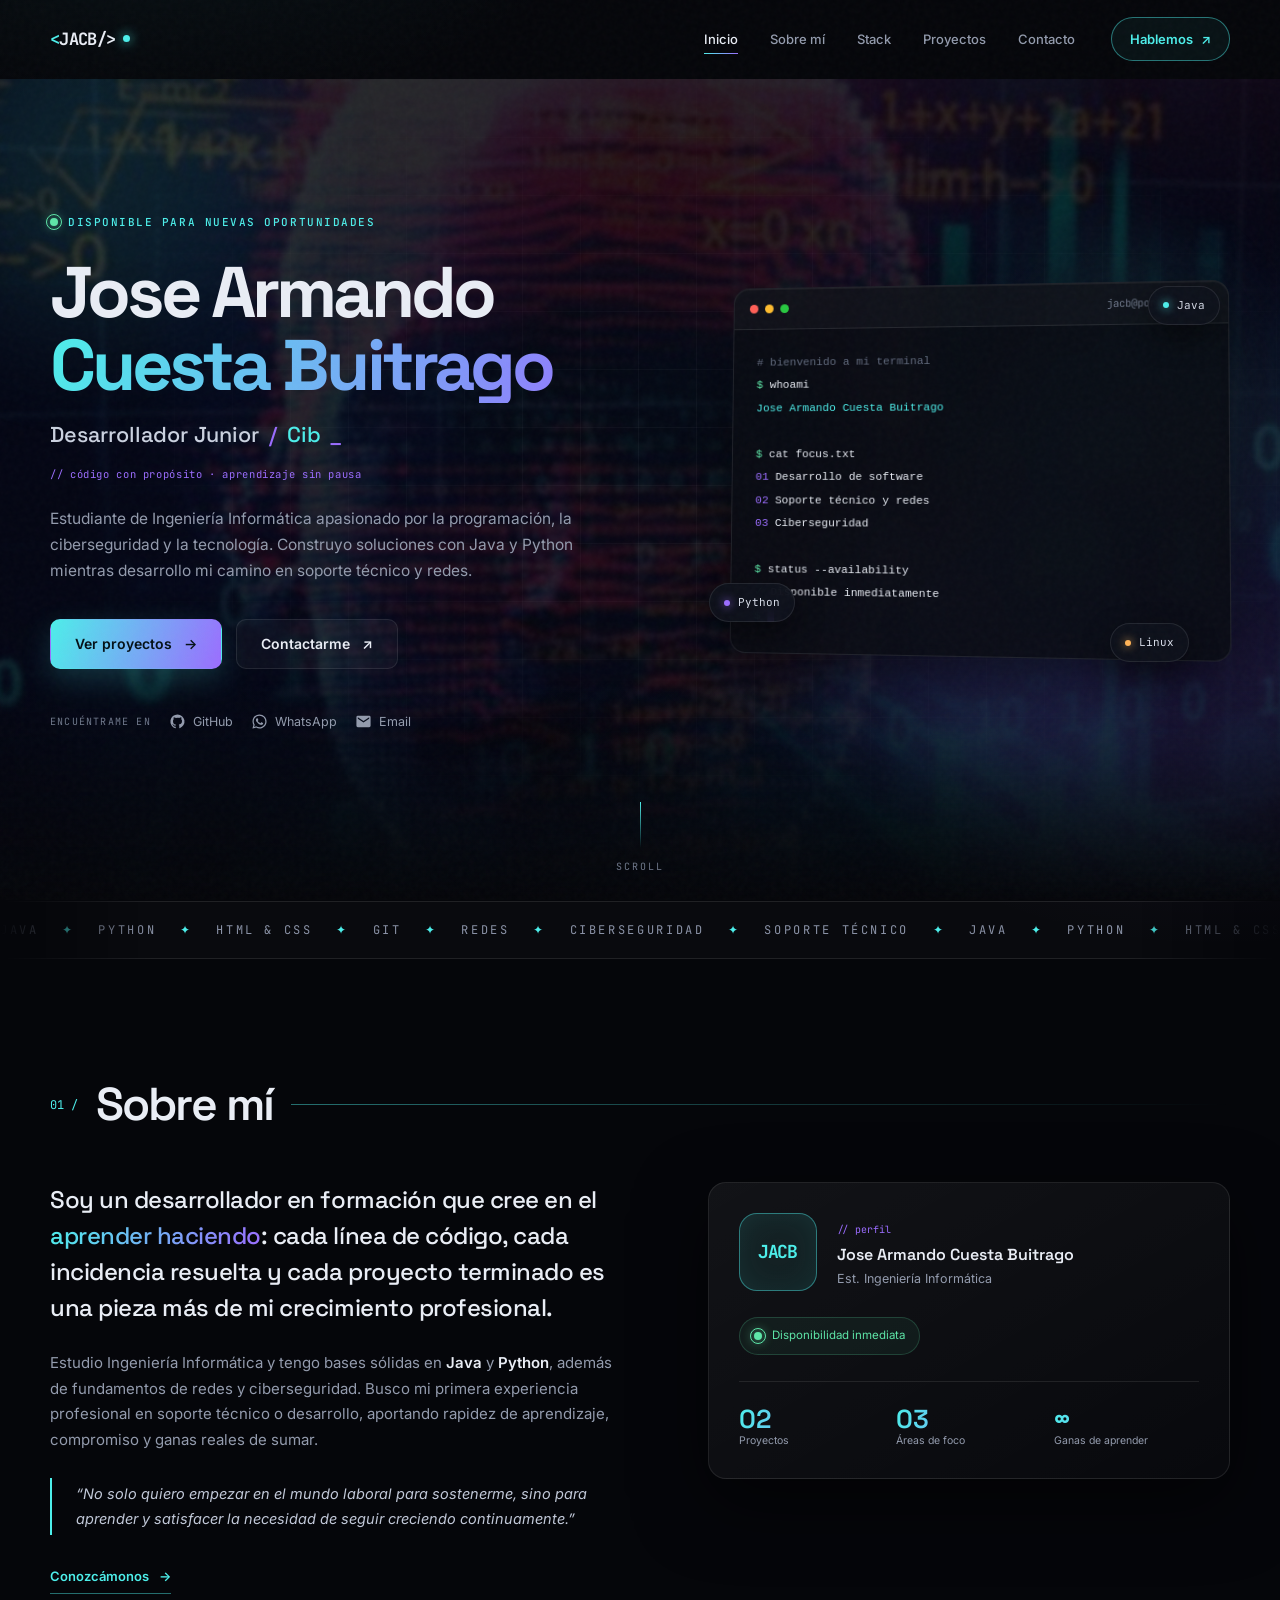
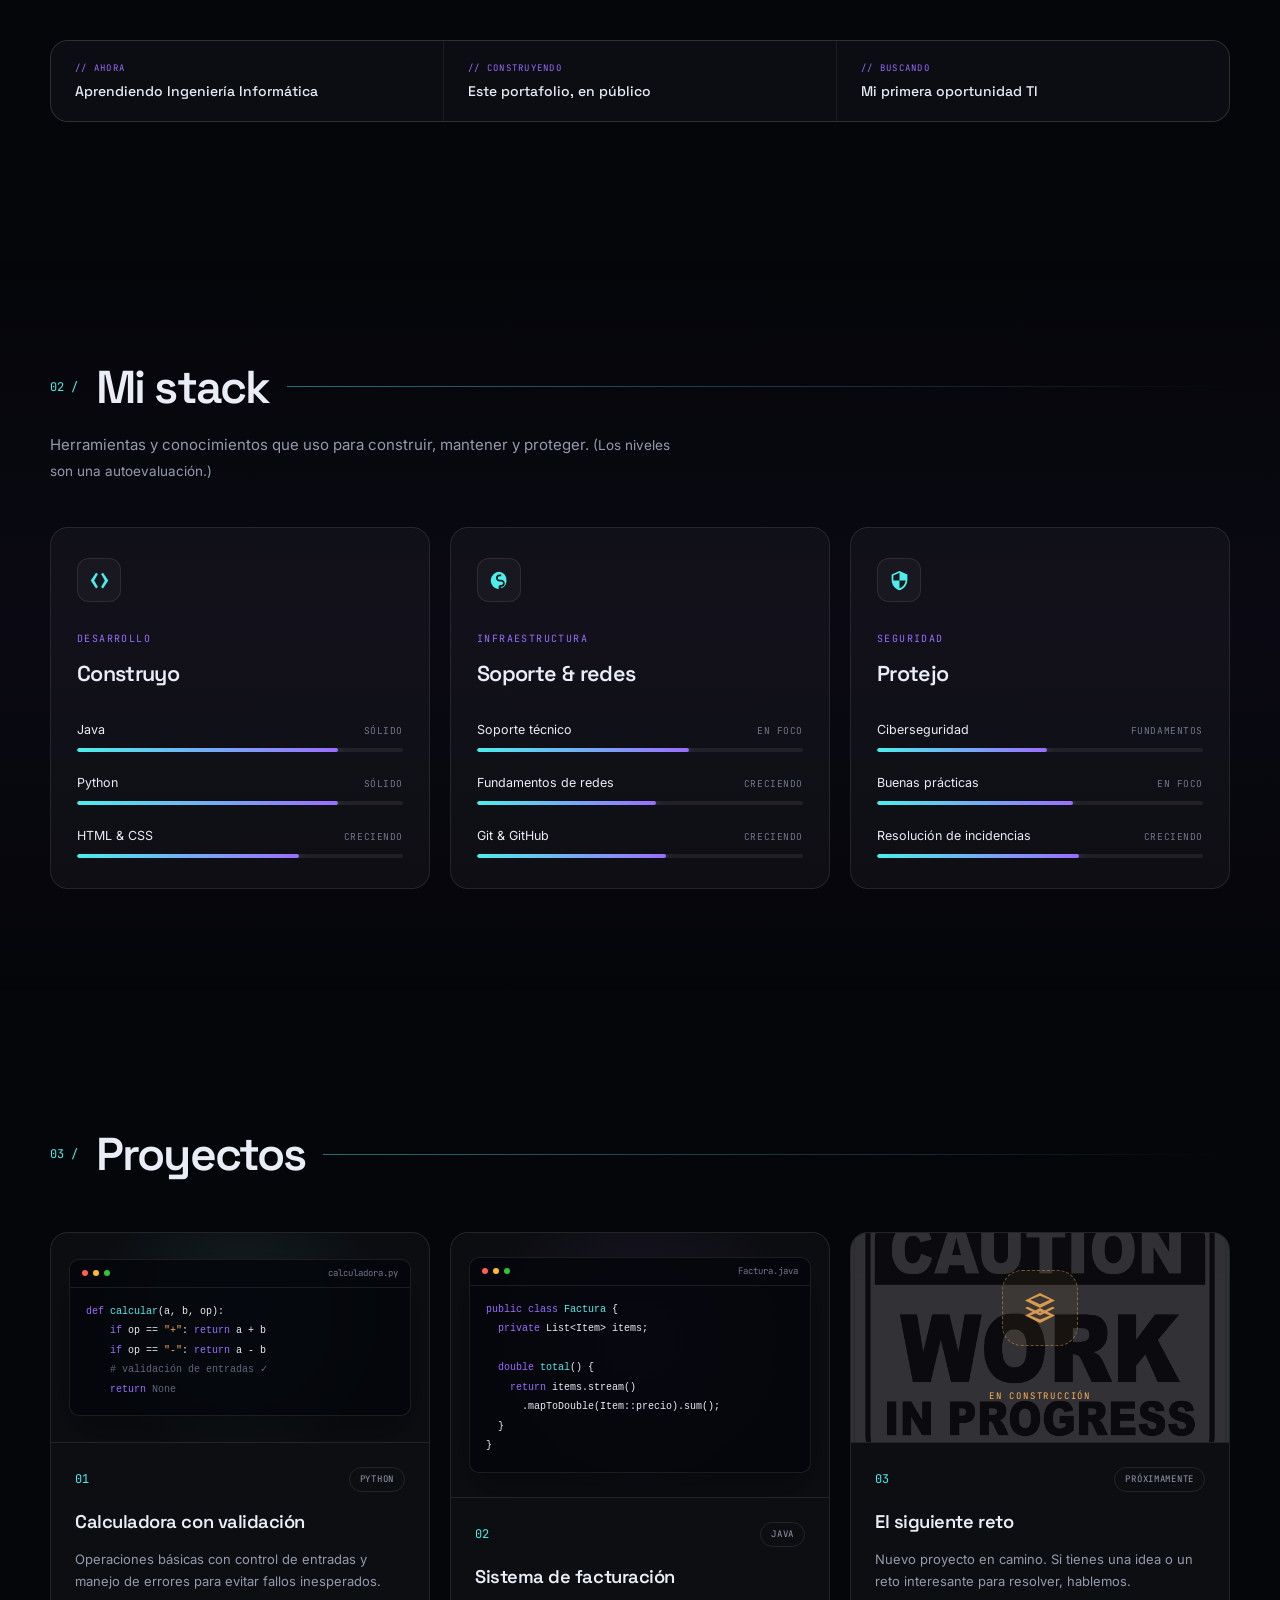
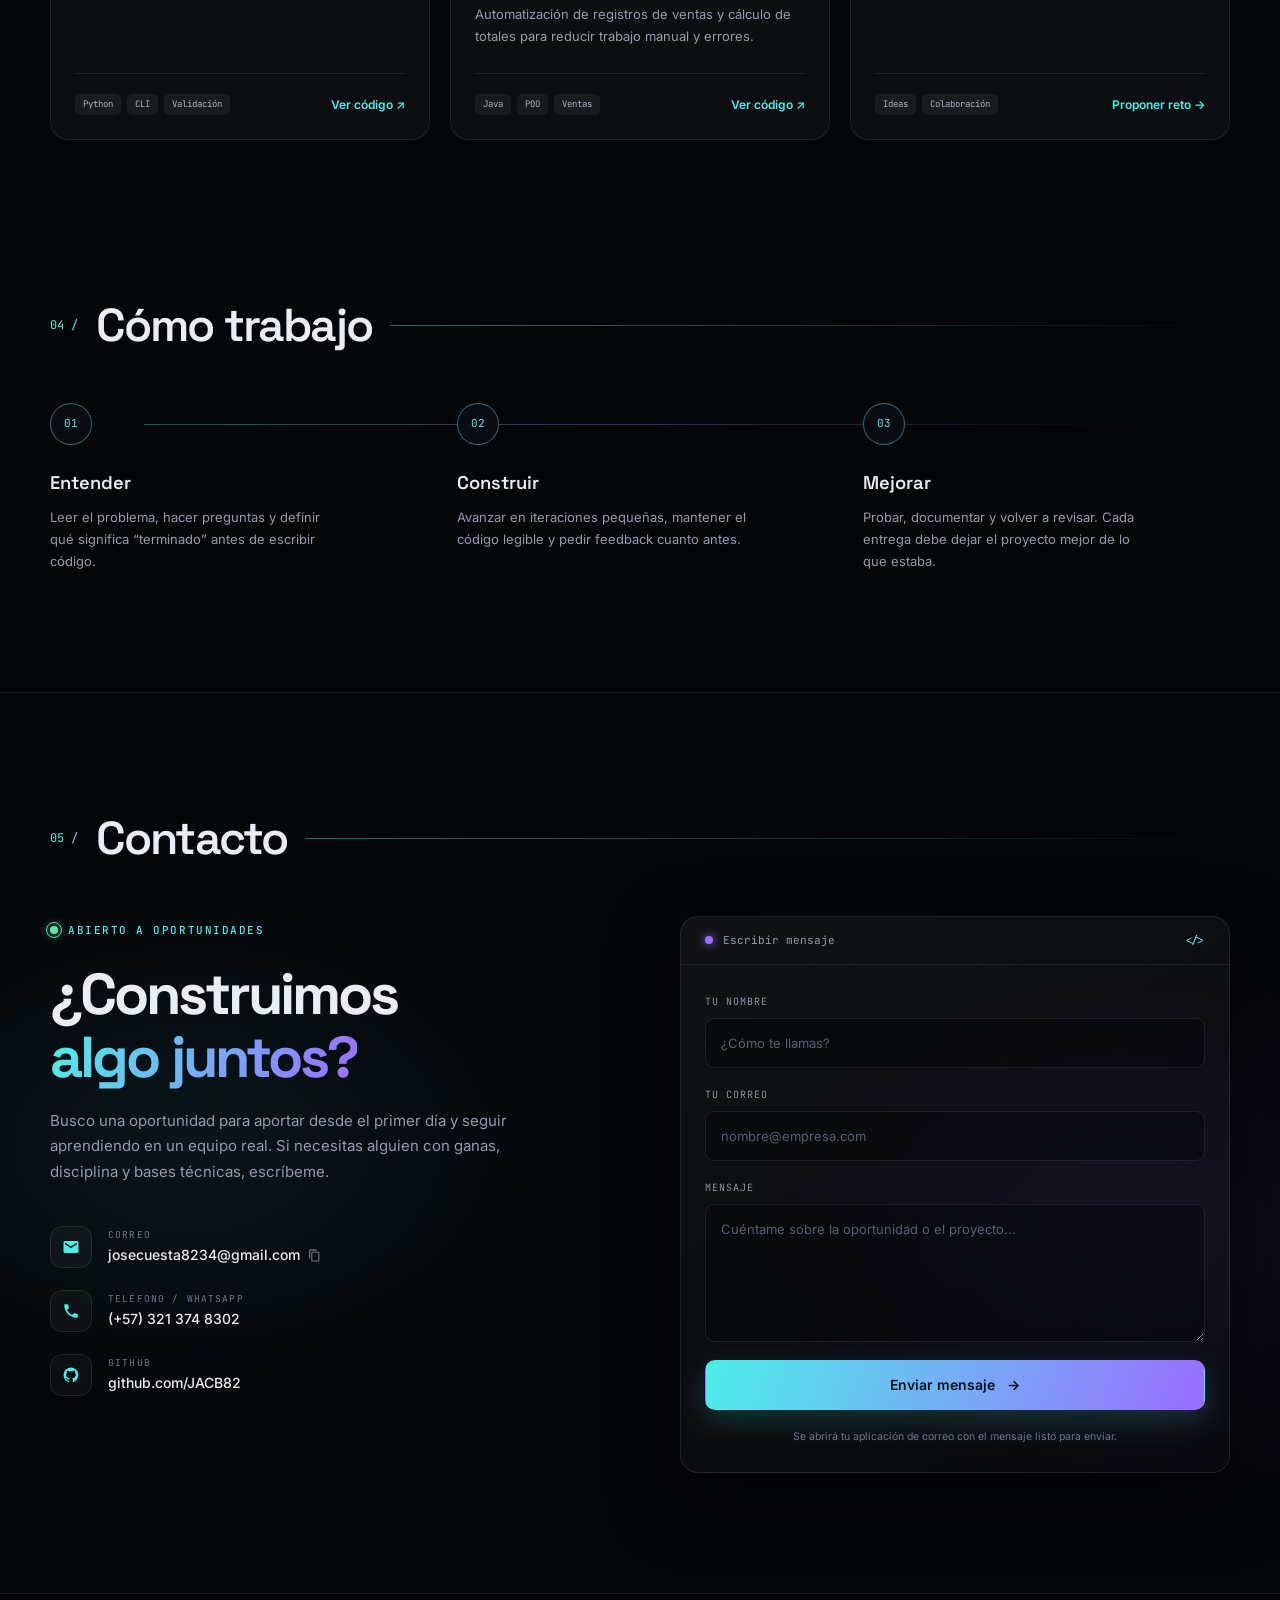
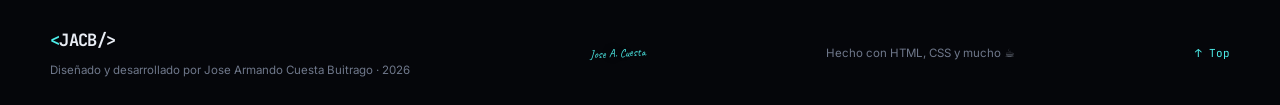
<file: index.html>
<!DOCTYPE html>
<html lang="es">
<head>
    <meta charset="UTF-8">
    <meta name="viewport" content="width=device-width, initial-scale=1, viewport-fit=cover">
    <meta name="theme-color" content="#05060a">
    <meta name="description" content="Portafolio de Jose Armando Cuesta Buitrago, estudiante de Ingeniería Informática y desarrollador junior. Java, Python, soporte técnico y ciberseguridad. Disponibilidad inmediata.">
    <title>Jose Armando Cuesta Buitrago — Desarrollador Junior</title>

    <link rel="icon" href="data:image/svg+xml,%3Csvg xmlns='http://www.w3.org/2000/svg' viewBox='0 0 64 64'%3E%3Crect width='64' height='64' rx='14' fill='%2305060a'/%3E%3Ctext x='50%25' y='55%25' text-anchor='middle' dominant-baseline='middle' font-family='Arial' font-size='32' font-weight='700' fill='%234deeea'%3EJ%3C/text%3E%3C/svg%3E">

    <link rel="preconnect" href="https://fonts.googleapis.com">
    <link rel="preconnect" href="https://fonts.gstatic.com" crossorigin>
    <link href="https://fonts.googleapis.com/css2?family=Caveat:wght@600&family=Inter:wght@400;500;600&family=JetBrains+Mono:wght@400;500;700&family=Space+Grotesk:wght@400;500;600;700&display=swap" rel="stylesheet">

    <link rel="stylesheet" href="styles.css">
    <noscript><style>.reveal{opacity:1!important;transform:none!important}.skill-fill{transform:scaleX(1)!important}</style></noscript>
</head>
<body>
    <div class="noise" aria-hidden="true"></div>
    <div class="cursor-glow" id="cursorGlow" aria-hidden="true"></div>
    <div class="scroll-progress" id="scrollProgress" aria-hidden="true"></div>
    <a class="skip-link" href="#main">Saltar al contenido</a>

    <!-- ============ HEADER ============ -->
    <header class="site-header" id="top">
        <nav class="nav container" aria-label="Navegación principal">
            <a href="#inicio" class="brand" aria-label="Ir al inicio">
                <span class="brand-mark">&lt;JACB/&gt;</span>
                <span class="brand-dot" aria-hidden="true"></span>
            </a>

            <ul class="nav-links" id="navLinks">
                <li><a href="#inicio" class="active">Inicio</a></li>
                <li><a href="#sobre-mi">Sobre mí</a></li>
                <li><a href="#stack">Stack</a></li>
                <li><a href="#proyectos">Proyectos</a></li>
                <li><a href="#contacto">Contacto</a></li>
            </ul>

            <a class="nav-cta" href="#contacto">Hablemos <span aria-hidden="true">↗</span></a>
        </nav>
    </header>

    <main id="main">
        <!-- ============ HERO ============ -->
        <section class="hero" id="inicio">
            <div class="hero-bg" aria-hidden="true">
                <span class="aurora aurora-a"></span>
                <span class="aurora aurora-b"></span>
            </div>

            <div class="container hero-grid">
                <div class="hero-copy">
                    <p class="eyebrow reveal" style="--delay:.05s">
                        <span class="pulse" aria-hidden="true"></span>
                        Disponible para nuevas oportunidades
                    </p>

                    <h1 class="hero-title reveal" style="--delay:.12s">
                        <span class="line">Jose Armando</span>
                        <span class="line gradient-text">Cuesta Buitrago</span>
                    </h1>

                    <p class="hero-role reveal" style="--delay:.2s">
                        Desarrollador Junior <span class="sep">/</span>
                        <span class="typed" id="typed">Soporte Técnico</span><span class="caret" aria-hidden="true">_</span>
                    </p>

                    <p class="hero-tagline reveal" style="--delay:.24s">// código con propósito · aprendizaje sin pausa</p>

                    <p class="hero-desc reveal" style="--delay:.3s">
                        Estudiante de Ingeniería Informática apasionado por la programación,
                        la ciberseguridad y la tecnología. Construyo soluciones con Java y Python
                        mientras desarrollo mi camino en soporte técnico y redes.
                    </p>

                    <div class="hero-actions reveal" style="--delay:.36s">
                        <a class="btn btn-primary" href="#proyectos">
                            Ver proyectos <span aria-hidden="true">→</span>
                        </a>
                        <a class="btn btn-ghost" href="#contacto">
                            Contactarme <span aria-hidden="true">↗</span>
                        </a>
                    </div>

                    <div class="hero-social reveal" style="--delay:.44s">
                        <span class="social-label">Encuéntrame en</span>
                        <a href="https://github.com/JACB82" target="_blank" rel="noopener noreferrer" aria-label="GitHub de JACB82">
                            <svg viewBox="0 0 24 24" aria-hidden="true"><path d="M12 2a10 10 0 0 0-3.16 19.49c.5.09.68-.22.68-.48v-1.7c-2.78.6-3.37-1.34-3.37-1.34-.45-1.16-1.11-1.47-1.11-1.47-.91-.62.07-.6.07-.6 1 .07 1.53 1.03 1.53 1.03.89 1.53 2.34 1.09 2.91.83.09-.65.35-1.09.63-1.34-2.22-.25-4.55-1.11-4.55-4.94 0-1.09.39-1.98 1.03-2.68-.1-.25-.45-1.27.1-2.64 0 0 .84-.27 2.75 1.02A9.6 9.6 0 0 1 12 6.8c.85 0 1.71.11 2.51.34 1.91-1.29 2.75-1.02 2.75-1.02.55 1.37.2 2.39.1 2.64.64.7 1.03 1.59 1.03 2.68 0 3.84-2.34 4.68-4.57 4.93.36.31.68.92.68 1.85v2.74c0 .27.18.58.69.48A10 10 0 0 0 12 2Z"/></svg>
                            GitHub
                        </a>
                        <a href="https://wa.me/573213748302" target="_blank" rel="noopener noreferrer" aria-label="Escribir por WhatsApp">
                            <svg viewBox="0 0 24 24" aria-hidden="true"><path d="M12.04 2C6.58 2 2.13 6.45 2.13 11.91c0 1.75.46 3.45 1.32 4.95L2 22l5.25-1.38a9.9 9.9 0 0 0 4.79 1.22h.01c5.46 0 9.91-4.45 9.91-9.91C21.96 6.45 17.5 2 12.04 2Zm0 18.12h-.01a8.2 8.2 0 0 1-4.18-1.15l-.3-.18-3.12.82.83-3.04-.2-.31a8.18 8.18 0 0 1-1.26-4.35c0-4.52 3.68-8.2 8.2-8.2a8.2 8.2 0 0 1 8.2 8.2c0 4.52-3.68 8.21-8.16 8.21Zm4.5-6.14c-.25-.13-1.46-.72-1.68-.8-.23-.08-.39-.13-.56.13-.16.25-.64.8-.79.96-.14.16-.29.18-.54.06-.25-.13-1.05-.39-2-1.23a7.5 7.5 0 0 1-1.38-1.72c-.14-.25-.01-.38.11-.5.11-.11.25-.29.37-.43.13-.14.17-.25.25-.42.08-.16.04-.31-.02-.44-.06-.12-.56-1.34-.76-1.84-.2-.48-.4-.42-.56-.43h-.48c-.17 0-.44.06-.67.31-.23.25-.88.86-.88 2.1s.9 2.43 1.03 2.6c.12.16 1.77 2.7 4.29 3.79.6.26 1.07.41 1.43.53.6.19 1.15.16 1.58.1.48-.07 1.46-.6 1.66-1.17.21-.58.21-1.07.15-1.17-.06-.11-.23-.17-.48-.3Z"/></svg>
                            WhatsApp
                        </a>
                        <a href="mailto:josecuesta8234@gmail.com" aria-label="Enviar correo">
                            <svg viewBox="0 0 24 24" aria-hidden="true"><path d="M20 4H4a2 2 0 0 0-2 2v12a2 2 0 0 0 2 2h16a2 2 0 0 0 2-2V6a2 2 0 0 0-2-2Zm0 4.2-8 5.3-8-5.3V6l8 5.3L20 6v2.2Z"/></svg>
                            Email
                        </a>
                    </div>
                </div>

                <div class="hero-visual reveal" style="--delay:.3s">
                    <div class="orbit" aria-hidden="true"></div>

                    <div class="holo-badge" aria-hidden="true">
                        <span class="holo-ring"></span>
                        <span class="holo-core">JACB</span>
                        <span class="holo-caption">// OPEN TO WORK</span>
                    </div>

                    <div class="terminal">
                        <div class="terminal-bar">
                            <span class="dot red"></span>
                            <span class="dot yellow"></span>
                            <span class="dot green"></span>
                            <span class="terminal-title">jacb@portfolio: ~</span>
                        </div>
                        <div class="terminal-body">
<pre><code><span class="c-muted"># bienvenido a mi terminal</span>
<span class="c-green">$</span> whoami
<span class="c-cyan">Jose Armando Cuesta Buitrago</span>

<span class="c-green">$</span> cat focus.txt
<span class="c-purple">01</span> Desarrollo de software
<span class="c-purple">02</span> Soporte técnico y redes
<span class="c-purple">03</span> Ciberseguridad

<span class="c-green">$</span> status --availability
<span class="c-green">✓</span> Disponible inmediatamente
<span class="c-green">$</span> <span class="caret">▊</span></code></pre>
                        </div>
                    </div>

                    <span class="float-chip chip-1"><i></i> Java</span>
                    <span class="float-chip chip-2"><i></i> Python</span>
                    <span class="float-chip chip-3"><i></i> Linux</span>
                </div>
            </div>

            <a class="scroll-hint" href="#sobre-mi" aria-label="Desplazarse a la sección sobre mí">
                <span class="scroll-line" aria-hidden="true"></span>
                Scroll
            </a>
        </section>

        <!-- ============ MARQUEE ============ -->
        <div class="marquee" aria-hidden="true">
            <div class="marquee-track">
                <span>JAVA <b>✦</b> PYTHON <b>✦</b> HTML &amp; CSS <b>✦</b> GIT <b>✦</b> REDES <b>✦</b> CIBERSEGURIDAD <b>✦</b> SOPORTE TÉCNICO <b>✦</b>&nbsp;</span>
                <span>JAVA <b>✦</b> PYTHON <b>✦</b> HTML &amp; CSS <b>✦</b> GIT <b>✦</b> REDES <b>✦</b> CIBERSEGURIDAD <b>✦</b> SOPORTE TÉCNICO <b>✦</b>&nbsp;</span>
            </div>
        </div>

        <!-- ============ SOBRE MÍ ============ -->
        <section class="section about" id="sobre-mi">
            <div class="container">
                <div class="section-head reveal">
                    <span class="section-index">01 /</span>
                    <h2>Sobre mí</h2>
                    <span class="section-line" aria-hidden="true"></span>
                </div>

                <div class="about-grid">
                    <div class="about-copy reveal" style="--delay:.1s">
                        <p class="lead">
                            Soy un desarrollador en formación que cree en el <span class="gradient-text">aprender haciendo</span>:
                            cada línea de código, cada incidencia resuelta y cada proyecto terminado
                            es una pieza más de mi crecimiento profesional.
                        </p>
                        <p>
                            Estudio Ingeniería Informática y tengo bases sólidas en <strong>Java</strong> y
                            <strong>Python</strong>, además de fundamentos de redes y ciberseguridad.
                            Busco mi primera experiencia profesional en soporte técnico o desarrollo,
                            aportando rapidez de aprendizaje, compromiso y ganas reales de sumar.
                        </p>
                        <blockquote>
                            “No solo quiero empezar en el mundo laboral para sostenerme, sino para aprender
                            y satisfacer la necesidad de seguir creciendo continuamente.”
                        </blockquote>
                        <a class="text-link" href="#contacto">Conozcámonos <span aria-hidden="true">→</span></a>
                    </div>

                    <div class="profile-card reveal" style="--delay:.2s">
                        <div class="profile-top">
                            <div class="monogram" aria-hidden="true">JACB</div>
                            <div>
                                <span class="profile-tag">// perfil</span>
                                <h3>Jose Armando Cuesta Buitrago</h3>
                                <p>Est. Ingeniería Informática</p>
                            </div>
                        </div>
                        <div class="profile-status">
                            <span class="pulse" aria-hidden="true"></span>
                            Disponibilidad inmediata
                        </div>
                        <div class="stats">
                            <div class="stat">
                                <strong>02</strong>
                                <span>Proyectos</span>
                            </div>
                            <div class="stat">
                                <strong>03</strong>
                                <span>Áreas de foco</span>
                            </div>
                            <div class="stat">
                                <strong>∞</strong>
                                <span>Ganas de aprender</span>
                            </div>
                        </div>
                    </div>
                </div>

                <div class="now-strip reveal" style="--delay:.15s">
                    <div class="now-item">
                        <span>// ahora</span>
                        <strong>Aprendiendo Ingeniería Informática</strong>
                    </div>
                    <div class="now-item">
                        <span>// construyendo</span>
                        <strong>Este portafolio, en público</strong>
                    </div>
                    <div class="now-item">
                        <span>// buscando</span>
                        <strong>Mi primera oportunidad TI</strong>
                    </div>
                </div>
            </div>
        </section>

        <!-- ============ STACK ============ -->
        <section class="section stack" id="stack">
            <div class="container">
                <div class="section-head reveal">
                    <span class="section-index">02 /</span>
                    <h2>Mi stack</h2>
                    <span class="section-line" aria-hidden="true"></span>
                </div>

                <p class="section-intro reveal">
                    Herramientas y conocimientos que uso para construir, mantener y proteger.
                    <span class="muted">(Los niveles son una autoevaluación.)</span>
                </p>

                <div class="skills-grid">
                    <article class="skill-card reveal" style="--delay:.05s">
                        <div class="skill-icon" aria-hidden="true">
                            <svg viewBox="0 0 24 24"><path d="m8 3-6 9 6 9 2.2-1.5L5.9 12l4.3-7.5L8 3Zm8 0-2.2 1.5L18.1 12l-4.3 7.5L16 21l6-9-6-9Z"/></svg>
                        </div>
                        <span class="skill-kicker">Desarrollo</span>
                        <h3>Construyo</h3>
                        <ul class="skill-list">
                            <li>
                                <div class="skill-meta"><span>Java</span><em>Sólido</em></div>
                                <div class="bar"><span class="skill-fill" style="--level:80%"></span></div>
                            </li>
                            <li>
                                <div class="skill-meta"><span>Python</span><em>Sólido</em></div>
                                <div class="bar"><span class="skill-fill" style="--level:80%"></span></div>
                            </li>
                            <li>
                                <div class="skill-meta"><span>HTML &amp; CSS</span><em>Creciendo</em></div>
                                <div class="bar"><span class="skill-fill" style="--level:68%"></span></div>
                            </li>
                        </ul>
                    </article>

                    <article class="skill-card reveal" style="--delay:.15s">
                        <div class="skill-icon" aria-hidden="true">
                            <svg viewBox="0 0 24 24"><path d="M12 2a10 10 0 0 0-1 19.95V19c0-1.1.9-2 2-2h1c1.1 0 2-.9 2-2s-.9-2-2-2h-2c-2.2 0-4-1.8-4-4a4 4 0 0 1 4-4h2v2h-2a2 2 0 0 0 0 4h2c2.2 0 4 1.8 4 4a4 4 0 0 1-4 4v1.95A10 10 0 0 0 12 2Z"/></svg>
                        </div>
                        <span class="skill-kicker">Infraestructura</span>
                        <h3>Soporte &amp; redes</h3>
                        <ul class="skill-list">
                            <li>
                                <div class="skill-meta"><span>Soporte técnico</span><em>En foco</em></div>
                                <div class="bar"><span class="skill-fill" style="--level:65%"></span></div>
                            </li>
                            <li>
                                <div class="skill-meta"><span>Fundamentos de redes</span><em>Creciendo</em></div>
                                <div class="bar"><span class="skill-fill" style="--level:55%"></span></div>
                            </li>
                            <li>
                                <div class="skill-meta"><span>Git &amp; GitHub</span><em>Creciendo</em></div>
                                <div class="bar"><span class="skill-fill" style="--level:58%"></span></div>
                            </li>
                        </ul>
                    </article>

                    <article class="skill-card reveal" style="--delay:.25s">
                        <div class="skill-icon" aria-hidden="true">
                            <svg viewBox="0 0 24 24"><path d="M12 1 3 5v6c0 5.55 3.84 10.74 9 12 5.16-1.26 9-6.45 9-12V5l-9-4Zm0 10.99h7c-.53 4.12-3.28 7.79-7 8.94V12H5V6.3l7-3.11v8.8Z"/></svg>
                        </div>
                        <span class="skill-kicker">Seguridad</span>
                        <h3>Protejo</h3>
                        <ul class="skill-list">
                            <li>
                                <div class="skill-meta"><span>Ciberseguridad</span><em>Fundamentos</em></div>
                                <div class="bar"><span class="skill-fill" style="--level:52%"></span></div>
                            </li>
                            <li>
                                <div class="skill-meta"><span>Buenas prácticas</span><em>En foco</em></div>
                                <div class="bar"><span class="skill-fill" style="--level:60%"></span></div>
                            </li>
                            <li>
                                <div class="skill-meta"><span>Resolución de incidencias</span><em>Creciendo</em></div>
                                <div class="bar"><span class="skill-fill" style="--level:62%"></span></div>
                            </li>
                        </ul>
                    </article>
                </div>
            </div>
        </section>

        <!-- ============ PROYECTOS ============ -->
        <section class="section projects" id="proyectos">
            <div class="container">
                <div class="section-head reveal">
                    <span class="section-index">03 /</span>
                    <h2>Proyectos</h2>
                    <span class="section-line" aria-hidden="true"></span>
                </div>

                <div class="projects-grid">
                    <article class="project-card reveal" style="--delay:.05s">
                        <div class="project-visual visual-python">
                            <div class="code-window">
                                <div class="code-dots"><i></i><i></i><i></i><span>calculadora.py</span></div>
<pre><code><span class="c-purple">def</span> <span class="c-cyan">calcular</span>(a, b, op):
    <span class="c-purple">if</span> op == <span class="c-amber">"+"</span>: <span class="c-purple">return</span> a + b
    <span class="c-purple">if</span> op == <span class="c-amber">"-"</span>: <span class="c-purple">return</span> a - b
    <span class="c-muted"># validación de entradas ✓</span>
    <span class="c-purple">return</span> <span class="c-muted">None</span></code></pre>
                            </div>
                        </div>
                        <div class="project-info">
                            <div class="project-top">
                                <span class="project-num">01</span>
                                <span class="project-tag">Python</span>
                            </div>
                            <h3>Calculadora con validación</h3>
                            <p>Operaciones básicas con control de entradas y manejo de errores para evitar fallos inesperados.</p>
                            <div class="project-bottom">
                                <ul class="tags"><li>Python</li><li>CLI</li><li>Validación</li></ul>
                                <a href="https://github.com/JACB82" target="_blank" rel="noopener noreferrer" aria-label="Ver repositorio de la calculadora en GitHub">Ver código <span aria-hidden="true">↗</span></a>
                            </div>
                        </div>
                    </article>

                    <article class="project-card reveal" style="--delay:.15s">
                        <div class="project-visual visual-java">
                            <div class="code-window">
                                <div class="code-dots"><i></i><i></i><i></i><span>Factura.java</span></div>
<pre><code><span class="c-purple">public class</span> <span class="c-cyan">Factura</span> {
  <span class="c-purple">private</span> List&lt;Item&gt; items;

  <span class="c-purple">double</span> <span class="c-cyan">total</span>() {
    <span class="c-purple">return</span> items.stream()
      .mapToDouble(Item::precio).sum();
  }
}</code></pre>
                            </div>
                        </div>
                        <div class="project-info">
                            <div class="project-top">
                                <span class="project-num">02</span>
                                <span class="project-tag">Java</span>
                            </div>
                            <h3>Sistema de facturación</h3>
                            <p>Automatización de registros de ventas y cálculo de totales para reducir trabajo manual y errores.</p>
                            <div class="project-bottom">
                                <ul class="tags"><li>Java</li><li>POO</li><li>Ventas</li></ul>
                                <a href="https://github.com/JACB82" target="_blank" rel="noopener noreferrer" aria-label="Ver repositorio del sistema de facturación en GitHub">Ver código <span aria-hidden="true">↗</span></a>
                            </div>
                        </div>
                    </article>

                    <article class="project-card project-next reveal" style="--delay:.25s">
                        <div class="project-visual visual-next">
                            <div class="next-mark" aria-hidden="true">
                                <svg viewBox="0 0 24 24"><path d="M12 2 2 7l10 5 10-5-10-5Zm0 7.5L5.5 6.5 12 3.9l6.5 2.6L12 9.5ZM2 17l10 5 10-5-10-5-10 5Zm10 2.6-6.5-2.6L12 14.4l6.5 2.6L12 19.6ZM2 12l10 5 10-5-1.8-.9L12 15.2 3.8 11.1 2 12Z"/></svg>
                            </div>
                            <span class="next-label">EN CONSTRUCCIÓN</span>
                        </div>
                        <div class="project-info">
                            <div class="project-top">
                                <span class="project-num">03</span>
                                <span class="project-tag">Próximamente</span>
                            </div>
                            <h3>El siguiente reto</h3>
                            <p>Nuevo proyecto en camino. Si tienes una idea o un reto interesante para resolver, hablemos.</p>
                            <div class="project-bottom">
                                <ul class="tags"><li>Ideas</li><li>Colaboración</li></ul>
                                <a href="#contacto">Proponer reto <span aria-hidden="true">→</span></a>
                            </div>
                        </div>
                    </article>
                </div>

                <p class="swipe-hint" aria-hidden="true">Desliza para explorar <span>→</span></p>
            </div>
        </section>

        <!-- ============ PROCESS ============ -->
        <section class="section process">
            <div class="container">
                <div class="section-head reveal">
                    <span class="section-index">04 /</span>
                    <h2>Cómo trabajo</h2>
                    <span class="section-line" aria-hidden="true"></span>
                </div>

                <div class="steps">
                    <div class="step reveal" style="--delay:.05s">
                        <span class="step-num">01</span>
                        <h3>Entender</h3>
                        <p>Leer el problema, hacer preguntas y definir qué significa “terminado” antes de escribir código.</p>
                    </div>
                    <div class="step reveal" style="--delay:.15s">
                        <span class="step-num">02</span>
                        <h3>Construir</h3>
                        <p>Avanzar en iteraciones pequeñas, mantener el código legible y pedir feedback cuanto antes.</p>
                    </div>
                    <div class="step reveal" style="--delay:.25s">
                        <span class="step-num">03</span>
                        <h3>Mejorar</h3>
                        <p>Probar, documentar y volver a revisar. Cada entrega debe dejar el proyecto mejor de lo que estaba.</p>
                    </div>
                </div>
            </div>
        </section>

        <!-- ============ CONTACTO ============ -->
        <section class="section contact" id="contacto">
            <div class="container">
                <div class="section-head reveal">
                    <span class="section-index">05 /</span>
                    <h2>Contacto</h2>
                    <span class="section-line" aria-hidden="true"></span>
                </div>

                <div class="contact-grid">
                    <div class="contact-copy reveal" style="--delay:.1s">
                        <span class="eyebrow"><span class="pulse" aria-hidden="true"></span> Abierto a oportunidades</span>
                        <h2 class="contact-title">¿Construimos<br><span class="gradient-text">algo juntos?</span></h2>
                        <p>
                            Busco una oportunidad para aportar desde el primer día y seguir aprendiendo
                            en un equipo real. Si necesitas alguien con ganas, disciplina y bases técnicas,
                            escríbeme.
                        </p>

                        <ul class="contact-list">
                            <li>
                                <span class="contact-icon" aria-hidden="true">
                                    <svg viewBox="0 0 24 24"><path d="M20 4H4a2 2 0 0 0-2 2v12a2 2 0 0 0 2 2h16a2 2 0 0 0 2-2V6a2 2 0 0 0-2-2Zm0 4.2-8 5.3-8-5.3V6l8 5.3L20 6v2.2Z"/></svg>
                                </span>
                                <div>
                                    <span>Correo</span>
                                    <button class="copy-trigger" id="copyEmail" type="button" title="Copiar correo">
                                        josecuesta8234@gmail.com
                                        <svg viewBox="0 0 24 24" aria-hidden="true"><path d="M16 1H4a2 2 0 0 0-2 2v14h2V3h12V1Zm3 4H8a2 2 0 0 0-2 2v14a2 2 0 0 0 2 2h11a2 2 0 0 0 2-2V7a2 2 0 0 0-2-2Zm0 16H8V7h11v14Z"/></svg>
                                    </button>
                                </div>
                            </li>
                            <li>
                                <span class="contact-icon" aria-hidden="true">
                                    <svg viewBox="0 0 24 24"><path d="M6.6 10.8a15 15 0 0 0 6.6 6.6l2.2-2.2a1 1 0 0 1 1-.25 11.4 11.4 0 0 0 3.6.58 1 1 0 0 1 1 1V20a1 1 0 0 1-1 1A17 17 0 0 1 3 4a1 1 0 0 1 1-1h3.5a1 1 0 0 1 1 1 11.4 11.4 0 0 0 .58 3.6 1 1 0 0 1-.25 1l-2.23 2.2Z"/></svg>
                                </span>
                                <div>
                                    <span>Teléfono / WhatsApp</span>
                                    <a href="tel:+573213748302">(+57) 321 374 8302</a>
                                </div>
                            </li>
                            <li>
                                <span class="contact-icon" aria-hidden="true">
                                    <svg viewBox="0 0 24 24"><path d="M12 2a10 10 0 0 0-3.16 19.49c.5.09.68-.22.68-.48v-1.7c-2.78.6-3.37-1.34-3.37-1.34-.45-1.16-1.11-1.47-1.11-1.47-.91-.62.07-.6.07-.6 1 .07 1.53 1.03 1.53 1.03.89 1.53 2.34 1.09 2.91.83.09-.65.35-1.09.63-1.34-2.22-.25-4.55-1.11-4.55-4.94 0-1.09.39-1.98 1.03-2.68-.1-.25-.45-1.27.1-2.64 0 0 .84-.27 2.75 1.02A9.6 9.6 0 0 1 12 6.8c.85 0 1.71.11 2.51.34 1.91-1.29 2.75-1.02 2.75-1.02.55 1.37.2 2.39.1 2.64.64.7 1.03 1.59 1.03 2.68 0 3.84-2.34 4.68-4.57 4.93.36.31.68.92.68 1.85v2.74c0 .27.18.58.69.48A10 10 0 0 0 12 2Z"/></svg>
                                </span>
                                <div>
                                    <span>GitHub</span>
                                    <a href="https://github.com/JACB82" target="_blank" rel="noopener noreferrer">github.com/JACB82</a>
                                </div>
                            </li>
                        </ul>
                    </div>

                    <form class="contact-form reveal" id="contactForm" style="--delay:.2s">
                        <div class="form-head">
                            <span class="form-dot"></span>
                            <span>Escribir mensaje</span>
                            <span class="form-brackets">&lt;/&gt;</span>
                        </div>
                        <div class="form-body">
                            <div class="field">
                                <label for="name">Tu nombre</label>
                                <input id="name" name="name" type="text" placeholder="¿Cómo te llamas?" required autocomplete="name">
                            </div>
                            <div class="field">
                                <label for="email">Tu correo</label>
                                <input id="email" name="email" type="email" placeholder="nombre@empresa.com" required autocomplete="email">
                            </div>
                            <div class="field">
                                <label for="message">Mensaje</label>
                                <textarea id="message" name="message" rows="5" placeholder="Cuéntame sobre la oportunidad o el proyecto..." required></textarea>
                            </div>
                            <button class="btn btn-primary btn-block" type="submit">
                                Enviar mensaje <span aria-hidden="true">→</span>
                            </button>
                            <p class="form-note">Se abrirá tu aplicación de correo con el mensaje listo para enviar.</p>
                        </div>
                    </form>
                </div>
            </div>
        </section>
    </main>

    <!-- ============ FOOTER ============ -->
    <footer class="site-footer">
        <div class="container footer-inner">
            <div class="footer-brand">
                <span class="brand-mark">&lt;JACB/&gt;</span>
                <p>Diseñado y desarrollado por Jose Armando Cuesta Buitrago · <span id="year">2026</span></p>
            </div>
            <p class="footer-signature" aria-hidden="true">Jose A. Cuesta</p>
            <p class="footer-note">Hecho con HTML, CSS y mucho <span aria-label="café">☕</span></p>
            <a href="#top" class="back-top" aria-label="Volver al inicio">↑ Top</a>
        </div>
    </footer>

    <!-- ============ DOCK MÓVIL ============ -->
    <nav class="dock" aria-label="Navegación rápida">
        <a href="#inicio" class="active" aria-label="Inicio">
            <svg viewBox="0 0 24 24" aria-hidden="true"><path d="M12 3 2 12h3v8h5v-5h4v5h5v-8h3L12 3Z"/></svg>
            <span>Inicio</span>
        </a>
        <a href="#sobre-mi" aria-label="Sobre mí">
            <svg viewBox="0 0 24 24" aria-hidden="true"><path d="M12 12a4.5 4.5 0 1 0 0-9 4.5 4.5 0 0 0 0 9Zm0 2c-4.42 0-8 2.24-8 5v2h16v-2c0-2.76-3.58-5-8-5Z"/></svg>
            <span>Sobre mí</span>
        </a>
        <a href="#stack" aria-label="Stack">
            <svg viewBox="0 0 24 24" aria-hidden="true"><path d="m12 2 10 5-10 5L2 7l10-5Zm0 12.6L5.4 11.3 2 13l10 5 10-5-3.4-1.7-6.6 3.3Z"/></svg>
            <span>Stack</span>
        </a>
        <a href="#proyectos" aria-label="Proyectos">
            <svg viewBox="0 0 24 24" aria-hidden="true"><path d="M3 5h6l2 2h10v12H3V5Zm2 4v8h14V9H5Z"/></svg>
            <span>Proyectos</span>
        </a>
        <a href="#contacto" aria-label="Contacto">
            <svg viewBox="0 0 24 24" aria-hidden="true"><path d="M20 4H4a2 2 0 0 0-2 2v12a2 2 0 0 0 2 2h16a2 2 0 0 0 2-2V6a2 2 0 0 0-2-2Zm0 4.2-8 5.3-8-5.3V6l8 5.3L20 6v2.2Z"/></svg>
            <span>Contacto</span>
        </a>
    </nav>

    <div class="toast" id="toast" role="status" aria-live="polite"></div>

    <script src="script.js"></script>
</body>
</html>
</file>
<file: styles.css>
/* ==========================================================================
   JACB — Portafolio
   Paleta: near-black + cyan eléctrico + violeta. Sin frameworks.
   ========================================================================== */

:root {
    --bg: #05060a;
    --bg-soft: #090b12;
    --surface: rgba(255, 255, 255, .035);
    --surface-strong: rgba(255, 255, 255, .06);
    --border: rgba(255, 255, 255, .09);
    --border-hover: rgba(77, 238, 234, .45);
    --text: #e9edf5;
    --muted: #939bad;
    --cyan: #4deeea;
    --violet: #9b6dff;
    --amber: #ffb457;
    --green: #5ee6a8;
    --gradient: linear-gradient(110deg, var(--cyan), var(--violet));
    --shadow: 0 24px 70px rgba(0, 0, 0, .55);
    --radius: 18px;
    --ease: cubic-bezier(.22, .7, .25, 1);
}

*,
*::before,
*::after { box-sizing: border-box; }

html {
    scroll-behavior: smooth;
    scroll-padding-top: 90px;
}

body {
    margin: 0;
    min-width: 320px;
    background:
        radial-gradient(900px 600px at 12% -5%, rgba(77, 238, 234, .09), transparent 60%),
        radial-gradient(800px 600px at 95% 12%, rgba(155, 109, 255, .10), transparent 60%),
        var(--bg);
    color: var(--text);
    font-family: 'Inter', system-ui, sans-serif;
    font-size: 15px;
    line-height: 1.7;
    -webkit-font-smoothing: antialiased;
    overflow-x: hidden;
}

::selection { background: rgba(77, 238, 234, .3); color: #fff; }

a { color: inherit; text-decoration: none; }
ul { list-style: none; margin: 0; padding: 0; }
h1, h2, h3, p, pre, blockquote { margin: 0; }
button, input, textarea { font: inherit; }
img, svg { display: block; }

:focus-visible {
    outline: 2px solid var(--cyan);
    outline-offset: 4px;
    border-radius: 6px;
}

.container {
    width: min(1180px, calc(100% - 48px));
    margin-inline: auto;
}

.noise {
    position: fixed;
    inset: 0;
    z-index: 90;
    pointer-events: none;
    opacity: .035;
    background-image: url("data:image/svg+xml,%3Csvg viewBox='0 0 200 200' xmlns='http://www.w3.org/2000/svg'%3E%3Cfilter id='n'%3E%3CfeTurbulence type='fractalNoise' baseFrequency='.85' numOctaves='3' stitchTiles='stitch'/%3E%3C/filter%3E%3Crect width='100%25' height='100%25' filter='url(%23n)' opacity='.8'/%3E%3C/svg%3E");
}

.cursor-glow {
    position: fixed;
    top: var(--y, -400px);
    left: var(--x, -400px);
    width: 460px;
    height: 460px;
    transform: translate(-50%, -50%);
    background: radial-gradient(circle, rgba(77, 238, 234, .10), rgba(155, 109, 255, .05) 40%, transparent 70%);
    pointer-events: none;
    z-index: 1;
    opacity: 0;
    transition: opacity .5s ease;
}
body.has-mouse .cursor-glow { opacity: 1; }

/* Barra de progreso de lectura: un detalle pequeño que se siente premium. */
.scroll-progress {
    position: fixed;
    top: 0;
    left: 0;
    z-index: 130;
    width: 100%;
    height: 2px;
    background: var(--gradient);
    box-shadow: 0 0 12px rgba(77, 238, 234, .55);
    transform: scaleX(0);
    transform-origin: left;
    pointer-events: none;
}

.skip-link {
    position: fixed;
    top: -100px;
    left: 20px;
    z-index: 200;
    padding: 10px 16px;
    border-radius: 8px;
    background: var(--cyan);
    color: #04121a;
    font-weight: 600;
}
.skip-link:focus { top: 16px; }

/* ---------- Utilidades ---------- */
.gradient-text {
    background: var(--gradient);
    -webkit-background-clip: text;
    background-clip: text;
    color: transparent;
}
.muted { color: var(--muted); font-size: .9em; }

.reveal {
    opacity: 0;
    transform: translateY(26px);
    transition: opacity .75s var(--ease) var(--delay, 0s),
                transform .75s var(--ease) var(--delay, 0s);
}
.reveal.is-visible { opacity: 1; transform: none; }

.eyebrow {
    display: inline-flex;
    align-items: center;
    gap: 10px;
    font-family: 'JetBrains Mono', monospace;
    font-size: 11px;
    font-weight: 500;
    letter-spacing: .14em;
    text-transform: uppercase;
    color: var(--cyan);
}
.pulse {
    position: relative;
    width: 8px;
    height: 8px;
    flex: none;
    border-radius: 50%;
    background: var(--green);
    box-shadow: 0 0 12px var(--green);
}
.pulse::after {
    content: '';
    position: absolute;
    inset: -4px;
    border: 1px solid var(--green);
    border-radius: 50%;
    animation: pulse-ring 2s infinite;
}
@keyframes pulse-ring {
    0% { transform: scale(.6); opacity: .9; }
    100% { transform: scale(1.8); opacity: 0; }
}

/* ---------- Header ---------- */
.site-header {
    position: sticky;
    top: 0;
    z-index: 80;
    border-bottom: 1px solid transparent;
    transition: background .35s ease, border-color .35s ease, backdrop-filter .35s ease;
}
.site-header.scrolled {
    background: rgba(5, 6, 10, .78);
    border-bottom-color: var(--border);
    backdrop-filter: blur(18px);
    -webkit-backdrop-filter: blur(18px);
}
.nav {
    height: 78px;
    display: flex;
    align-items: center;
    gap: 36px;
}
.brand {
    display: inline-flex;
    align-items: center;
    gap: 8px;
    flex: none;
}
.brand-mark {
    font-family: 'JetBrains Mono', monospace;
    font-size: 17px;
    font-weight: 700;
    letter-spacing: -.04em;
    color: var(--text);
}
.brand-mark::first-letter { color: var(--cyan); }
.brand-dot {
    width: 7px;
    height: 7px;
    border-radius: 50%;
    background: var(--cyan);
    box-shadow: 0 0 12px var(--cyan);
    animation: blink 2.4s infinite;
}
@keyframes blink { 50% { opacity: .35; } }

.nav-links {
    display: flex;
    align-items: center;
    gap: 32px;
    margin-left: auto;
}
.nav-links a {
    position: relative;
    font-size: 13px;
    font-weight: 500;
    color: var(--muted);
    transition: color .25s ease;
}
.nav-links a::after {
    content: '';
    position: absolute;
    left: 0;
    bottom: -7px;
    width: 0;
    height: 1px;
    background: var(--gradient);
    transition: width .3s var(--ease);
}
.nav-links a:hover,
.nav-links a.active { color: var(--text); }
.nav-links a:hover::after,
.nav-links a.active::after { width: 100%; }

.nav-cta {
    display: inline-flex;
    align-items: center;
    gap: 8px;
    padding: 10px 18px;
    border: 1px solid var(--border-hover);
    border-radius: 999px;
    font-size: 13px;
    font-weight: 600;
    color: var(--cyan);
    background: rgba(77, 238, 234, .05);
    transition: background .25s ease, transform .25s ease, box-shadow .25s ease;
}
.nav-cta:hover {
    background: rgba(77, 238, 234, .14);
    transform: translateY(-2px);
    box-shadow: 0 8px 24px rgba(77, 238, 234, .14);
}

/* ---------- Hero ---------- */
.hero {
    position: relative;
    overflow: hidden;
    min-height: calc(100vh - 78px);
    min-height: calc(100svh - 78px);
    display: flex;
    align-items: center;
    padding: 70px 0 110px;
    isolation: isolate;
}
.hero-bg { position: absolute; inset: 0; z-index: -2; overflow: hidden; }
.hero-bg::before {
    content: '';
    position: absolute;
    inset: -20%;
    background-image: url('Fondo.jpg');
    background-size: cover;
    background-position: center;
    opacity: .13;
    filter: saturate(1.4) contrast(1.1) blur(2px);
}
.hero-bg::after {
    content: '';
    position: absolute;
    inset: 0;
    background-image:
        linear-gradient(rgba(255, 255, 255, .035) 1px, transparent 1px),
        linear-gradient(90deg, rgba(255, 255, 255, .035) 1px, transparent 1px);
    background-size: 58px 58px;
    -webkit-mask-image: radial-gradient(ellipse at 55% 45%, #000 5%, transparent 72%);
    mask-image: radial-gradient(ellipse at 55% 45%, #000 5%, transparent 72%);
}

/* Manchas de luz que le dan profundidad al hero (más notorias en móvil). */
.aurora {
    position: absolute;
    border-radius: 50%;
    filter: blur(70px);
    opacity: .3;
    will-change: transform;
    animation: drift 16s ease-in-out infinite alternate;
}
.aurora-a {
    top: -90px;
    left: -70px;
    width: 340px;
    height: 340px;
    background: rgba(77, 238, 234, .38);
}
.aurora-b {
    right: -90px;
    bottom: -130px;
    width: 400px;
    height: 400px;
    background: rgba(155, 109, 255, .38);
    animation-delay: -8s;
}
@keyframes drift {
    to { transform: translate3d(46px, 34px, 0) scale(1.12); }
}

.hero::after {
    content: '';
    position: absolute;
    left: 0;
    right: 0;
    bottom: 0;
    height: 220px;
    z-index: -1;
    background: linear-gradient(transparent, var(--bg));
    pointer-events: none;
}

.hero-grid {
    display: grid;
    grid-template-columns: 1.08fr .92fr;
    align-items: center;
    gap: 70px;
}
.hero-copy { max-width: 640px; }

.hero-title {
    margin: 22px 0 14px;
    font-family: 'Space Grotesk', sans-serif;
    font-size: clamp(2.7rem, 5.6vw, 5rem);
    font-weight: 700;
    line-height: 1.03;
    letter-spacing: -.055em;
}
.hero-title .line { display: block; }

.hero-role {
    display: flex;
    align-items: center;
    flex-wrap: wrap;
    gap: 8px;
    font-family: 'Space Grotesk', sans-serif;
    font-size: clamp(1rem, 1.7vw, 1.35rem);
    font-weight: 500;
    color: #cbd2e0;
}
.hero-role .sep { color: var(--violet); margin: 0 2px; }
.typed { color: var(--cyan); }
.caret { color: var(--violet); animation: blink 1s step-end infinite; }

.hero-tagline {
    margin-top: 12px;
    font-family: 'JetBrains Mono', monospace;
    font-size: 10.5px;
    letter-spacing: .06em;
    color: var(--violet);
}

.hero-desc {
    max-width: 540px;
    margin-top: 22px;
    color: var(--muted);
    font-size: 15.5px;
}

.hero-actions {
    display: flex;
    flex-wrap: wrap;
    gap: 14px;
    margin-top: 34px;
}
.btn {
    display: inline-flex;
    align-items: center;
    justify-content: center;
    gap: 12px;
    min-height: 50px;
    padding: 0 24px;
    border: 1px solid transparent;
    border-radius: 10px;
    font-size: 14px;
    font-weight: 600;
    cursor: pointer;
    transition: transform .25s var(--ease), box-shadow .25s ease, background .25s ease, border-color .25s ease;
}
.btn span { transition: transform .25s var(--ease); }
.btn:hover { transform: translateY(-3px); }
.btn:hover span { transform: translateX(4px); }
.btn-primary {
    background: var(--gradient);
    color: #041016;
    box-shadow: 0 10px 30px rgba(77, 238, 234, .18);
}
.btn-primary:hover { box-shadow: 0 16px 38px rgba(77, 238, 234, .3); }
.btn-ghost {
    border-color: var(--border);
    background: var(--surface);
    color: var(--text);
}
.btn-ghost:hover { border-color: var(--border-hover); background: rgba(77, 238, 234, .07); }
.btn-block { width: 100%; }

.hero-social {
    display: flex;
    align-items: center;
    flex-wrap: wrap;
    gap: 18px;
    margin-top: 42px;
}
.social-label {
    font-family: 'JetBrains Mono', monospace;
    font-size: 10px;
    letter-spacing: .12em;
    text-transform: uppercase;
    color: #6f788b;
}
.hero-social a {
    display: inline-flex;
    align-items: center;
    gap: 7px;
    font-size: 12.5px;
    color: var(--muted);
    transition: color .25s ease;
}
.hero-social a:hover { color: var(--cyan); }
.hero-social svg {
    width: 17px;
    height: 17px;
    fill: currentColor;
    transition: transform .25s var(--ease);
}
.hero-social a:hover svg { transform: translateY(-3px); }

/* Terminal */
.hero-visual { position: relative; min-height: 400px; display: grid; place-items: center; }
.orbit {
    position: absolute;
    top: 50%;
    left: 50%;
    translate: -50% -50%;
    width: 112%;
    aspect-ratio: 1;
    max-width: 560px;
    border-radius: 50%;
    background: conic-gradient(from 0deg, transparent, rgba(77, 238, 234, .5), transparent 35%, rgba(155, 109, 255, .45), transparent 70%);
    filter: blur(48px);
    opacity: .3;
    animation: spin 18s linear infinite;
}
@keyframes spin { to { transform: rotate(360deg); } }

/* Sello holográfico: solo aparece en móvil, para dar identidad al hero. */
.holo-badge {
    display: none;
    position: relative;
    width: 124px;
    height: 124px;
    place-items: center;
    border: 1px solid var(--border-hover);
    border-radius: 50%;
    background:
        radial-gradient(circle at 34% 28%, rgba(77, 238, 234, .2), transparent 52%),
        rgba(9, 11, 18, .92);
    box-shadow:
        0 0 60px rgba(77, 238, 234, .16),
        inset 0 0 34px rgba(77, 238, 234, .08);
}
.holo-badge::before {
    content: '';
    position: absolute;
    inset: -7px;
    z-index: -1;
    border-radius: 50%;
    background: conic-gradient(from 0deg, transparent, var(--cyan), transparent 30%, var(--violet), transparent 70%);
    filter: blur(9px);
    opacity: .6;
    animation: spin 9s linear infinite;
}
.holo-badge::after {
    content: '';
    position: absolute;
    inset: 9px;
    border: 1px dashed rgba(255, 255, 255, .16);
    border-radius: 50%;
    animation: spin-reverse 18s linear infinite;
}
.holo-ring {
    position: absolute;
    inset: 21px;
    border: 1px solid rgba(77, 238, 234, .18);
    border-radius: 50%;
}
.holo-core {
    font-family: 'Space Grotesk', sans-serif;
    font-size: 30px;
    font-weight: 700;
    letter-spacing: -.07em;
    background: var(--gradient);
    -webkit-background-clip: text;
    background-clip: text;
    color: transparent;
}
.holo-caption {
    position: absolute;
    bottom: -27px;
    font-family: 'JetBrains Mono', monospace;
    font-size: 8px;
    letter-spacing: .22em;
    color: var(--cyan);
    white-space: nowrap;
}
@keyframes spin-reverse { to { transform: rotate(-360deg); } }

.terminal {
    position: relative;
    width: 100%;
    max-width: 500px;
    border: 1px solid var(--border);
    border-radius: 16px;
    background: rgba(9, 11, 18, .88);
    box-shadow: var(--shadow), inset 0 1px rgba(255, 255, 255, .05);
    backdrop-filter: blur(12px);
    overflow: hidden;
    transform: perspective(900px) rotateY(-5deg) rotateX(2deg);
    transition: transform .5s var(--ease);
}
.hero-visual:hover .terminal { transform: perspective(900px) rotateY(0) rotateX(0); }
.terminal-bar {
    display: flex;
    align-items: center;
    gap: 7px;
    height: 42px;
    padding: 0 16px;
    border-bottom: 1px solid var(--border);
    background: rgba(255, 255, 255, .025);
}
.dot { width: 9px; height: 9px; border-radius: 50%; }
.dot.red { background: #ff5f57; }
.dot.yellow { background: #febc2e; }
.dot.green { background: #28c840; }
.terminal-title {
    margin-left: auto;
    font-family: 'JetBrains Mono', monospace;
    font-size: 10.5px;
    color: #6f788b;
}
.terminal-body {
    padding: 22px 24px 26px;
    overflow-x: auto;
}
.terminal-body pre,
.code-window pre {
    font-family: 'JetBrains Mono', monospace;
    font-size: 11.5px;
    line-height: 1.95;
    white-space: pre;
}
.c-muted { color: #5f687b; }
.c-green { color: var(--green); }
.c-cyan { color: var(--cyan); }
.c-purple { color: var(--violet); }
.c-amber { color: var(--amber); }

.float-chip {
    position: absolute;
    display: inline-flex;
    align-items: center;
    gap: 8px;
    padding: 9px 14px;
    border: 1px solid var(--border);
    border-radius: 999px;
    background: rgba(14, 17, 27, .9);
    box-shadow: 0 12px 30px rgba(0, 0, 0, .45);
    backdrop-filter: blur(10px);
    font-family: 'JetBrains Mono', monospace;
    font-size: 11px;
    color: #d7dce8;
    animation: float 6s ease-in-out infinite;
}
.float-chip i {
    width: 6px; height: 6px; border-radius: 50%;
    background: var(--cyan); box-shadow: 0 0 10px var(--cyan);
}
.chip-1 { top: 4%; right: 2%; animation-delay: 0s; }
.chip-2 { bottom: 12%; left: -2%; animation-delay: -2s; }
.chip-3 { bottom: 2%; right: 8%; animation-delay: -4s; }
.chip-2 i { background: var(--violet); box-shadow: 0 0 10px var(--violet); }
.chip-3 i { background: var(--amber); box-shadow: 0 0 10px var(--amber); }
@keyframes float {
    0%, 100% { transform: translateY(0); }
    50% { transform: translateY(-12px); }
}

.scroll-hint {
    position: absolute;
    left: 50%;
    bottom: 26px;
    transform: translateX(-50%);
    display: flex;
    flex-direction: column;
    align-items: center;
    gap: 10px;
    font-family: 'JetBrains Mono', monospace;
    font-size: 10px;
    letter-spacing: .2em;
    text-transform: uppercase;
    color: #6f788b;
    transition: color .25s ease;
}
.scroll-hint:hover { color: var(--cyan); }
.scroll-line {
    width: 1px;
    height: 46px;
    background: linear-gradient(var(--cyan), transparent);
    animation: scroll-pulse 2s ease-in-out infinite;
}
@keyframes scroll-pulse {
    0%, 100% { opacity: .3; transform: scaleY(.6); transform-origin: top; }
    50% { opacity: 1; transform: scaleY(1); transform-origin: top; }
}

/* ---------- Marquee ---------- */
.marquee {
    position: relative;
    padding: 18px 0;
    border-top: 1px solid var(--border);
    border-bottom: 1px solid var(--border);
    background: rgba(255, 255, 255, .018);
    overflow: hidden;
    -webkit-mask-image: linear-gradient(90deg, transparent, #000 12%, #000 88%, transparent);
    mask-image: linear-gradient(90deg, transparent, #000 12%, #000 88%, transparent);
}
.marquee-track {
    display: flex;
    width: max-content;
    animation: marquee 26s linear infinite;
}
.marquee-track span {
    font-family: 'JetBrains Mono', monospace;
    font-size: 12px;
    letter-spacing: .22em;
    color: #8b93a7;
    white-space: nowrap;
}
.marquee-track b { color: var(--cyan); margin: 0 14px; font-weight: 400; }
@keyframes marquee { to { transform: translateX(-50%); } }

/* ---------- Secciones ---------- */
.section { padding: 120px 0; position: relative; }
.section-head {
    display: flex;
    align-items: center;
    gap: 18px;
    margin-bottom: 52px;
}
.section-index {
    font-family: 'JetBrains Mono', monospace;
    font-size: 12px;
    color: var(--cyan);
}
.section-head h2 {
    flex: none;
    font-family: 'Space Grotesk', sans-serif;
    font-size: clamp(1.9rem, 3.6vw, 2.9rem);
    font-weight: 600;
    letter-spacing: -.04em;
    line-height: 1.1;
}
.section-line {
    flex: 1;
    height: 1px;
    background: linear-gradient(90deg, var(--border-hover), transparent);
}
.section-intro { max-width: 640px; margin: -32px 0 44px; color: var(--muted); }

/* ---------- Sobre mí ---------- */
.about-grid {
    display: grid;
    grid-template-columns: 1.05fr .95fr;
    gap: 80px;
    align-items: start;
}
.about-copy .lead {
    font-family: 'Space Grotesk', sans-serif;
    font-size: clamp(1.15rem, 2vw, 1.5rem);
    font-weight: 500;
    line-height: 1.5;
    letter-spacing: -.02em;
    margin-bottom: 24px;
}
.about-copy p:not(.lead) { color: var(--muted); margin-bottom: 26px; }
.about-copy strong { color: var(--text); font-weight: 600; }
.about-copy blockquote {
    position: relative;
    padding: 4px 0 4px 24px;
    border-left: 2px solid var(--cyan);
    color: #c1c8d8;
    font-style: italic;
    font-size: 14.5px;
}
.text-link {
    display: inline-flex;
    align-items: center;
    gap: 10px;
    margin-top: 30px;
    padding-bottom: 6px;
    border-bottom: 1px solid var(--border-hover);
    font-size: 13px;
    font-weight: 600;
    color: var(--cyan);
}
.text-link span { transition: transform .25s var(--ease); }
.text-link:hover span { transform: translateX(5px); }

.profile-card {
    padding: 30px;
    border: 1px solid var(--border);
    border-radius: var(--radius);
    background: linear-gradient(150deg, rgba(255, 255, 255, .055), rgba(255, 255, 255, .015));
    box-shadow: var(--shadow);
}
.profile-top { display: flex; align-items: center; gap: 20px; }
.monogram {
    display: grid;
    place-items: center;
    width: 78px;
    height: 78px;
    flex: none;
    border: 1px solid var(--border-hover);
    border-radius: 18px;
    background: rgba(77, 238, 234, .07);
    font-family: 'JetBrains Mono', monospace;
    font-size: 18px;
    font-weight: 700;
    letter-spacing: -.06em;
    color: var(--cyan);
    box-shadow: inset 0 0 30px rgba(77, 238, 234, .08);
}
.profile-tag {
    font-family: 'JetBrains Mono', monospace;
    font-size: 10px;
    color: var(--violet);
}
.profile-top h3 {
    margin: 4px 0 2px;
    font-family: 'Space Grotesk', sans-serif;
    font-size: 16px;
    font-weight: 600;
    line-height: 1.35;
}
.profile-top p { font-size: 12.5px; color: var(--muted); }
.profile-status {
    display: inline-flex;
    align-items: center;
    gap: 10px;
    margin: 26px 0;
    padding: 8px 14px;
    border: 1px solid rgba(94, 230, 168, .2);
    border-radius: 999px;
    background: rgba(94, 230, 168, .06);
    font-size: 11.5px;
    color: var(--green);
}
.stats {
    display: grid;
    grid-template-columns: repeat(3, 1fr);
    gap: 12px;
    padding-top: 24px;
    border-top: 1px solid var(--border);
}
.stat { display: flex; flex-direction: column; gap: 2px; }
.stat strong {
    font-family: 'Space Grotesk', sans-serif;
    font-size: 26px;
    font-weight: 600;
    line-height: 1;
    background: var(--gradient);
    -webkit-background-clip: text;
    background-clip: text;
    color: transparent;
}
.stat span { font-size: 10.5px; color: var(--muted); line-height: 1.35; }

/* Tira "ahora": da contexto humano y hace que el perfil se sienta vivo. */
.now-strip {
    display: grid;
    grid-template-columns: repeat(3, 1fr);
    gap: 1px;
    margin-top: 46px;
    border: 1px solid var(--border);
    border-radius: var(--radius);
    background: var(--border);
    overflow: hidden;
}
.now-item {
    display: grid;
    gap: 5px;
    padding: 20px 24px;
    background: rgba(7, 9, 15, .78);
}
.now-item span {
    font-family: 'JetBrains Mono', monospace;
    font-size: 9px;
    letter-spacing: .14em;
    text-transform: uppercase;
    color: var(--violet);
}
.now-item strong {
    font-family: 'Space Grotesk', sans-serif;
    font-size: 14px;
    font-weight: 500;
    line-height: 1.35;
}

/* ---------- Stack ---------- */
.stack { background: linear-gradient(180deg, transparent, rgba(155, 109, 255, .04), transparent); }
.skills-grid {
    display: grid;
    grid-template-columns: repeat(3, 1fr);
    gap: 20px;
}
.skill-card {
    position: relative;
    padding: 30px 26px;
    border: 1px solid var(--border);
    border-radius: var(--radius);
    background: var(--surface);
    overflow: hidden;
    transition: transform .35s var(--ease), border-color .35s ease, background .35s ease, opacity .75s var(--ease) var(--delay, 0s);
}
.skill-card::before {
    content: '';
    position: absolute;
    top: 0; left: 12%; right: 12%;
    height: 1px;
    background: var(--gradient);
    opacity: 0;
    transition: opacity .35s ease;
}
.skill-card:hover {
    transform: translateY(-6px);
    border-color: var(--border-hover);
    background: rgba(77, 238, 234, .035);
}
.skill-card:hover::before { opacity: 1; }
.skill-icon {
    display: grid;
    place-items: center;
    width: 44px;
    height: 44px;
    margin-bottom: 22px;
    border: 1px solid var(--border);
    border-radius: 12px;
    background: rgba(255, 255, 255, .03);
}
.skill-icon svg { width: 21px; height: 21px; fill: var(--cyan); }
.skill-kicker {
    font-family: 'JetBrains Mono', monospace;
    font-size: 10px;
    letter-spacing: .14em;
    text-transform: uppercase;
    color: var(--violet);
}
.skill-card h3 {
    margin: 6px 0 26px;
    font-family: 'Space Grotesk', sans-serif;
    font-size: 1.35rem;
    font-weight: 600;
    letter-spacing: -.03em;
}
.skill-list { display: grid; gap: 20px; }
.skill-meta {
    display: flex;
    justify-content: space-between;
    align-items: baseline;
    gap: 10px;
    margin-bottom: 8px;
    font-size: 12.5px;
}
.skill-meta em {
    font-family: 'JetBrains Mono', monospace;
    font-size: 9.5px;
    font-style: normal;
    letter-spacing: .06em;
    text-transform: uppercase;
    color: #6f788b;
}
.bar {
    height: 4px;
    border-radius: 99px;
    background: rgba(255, 255, 255, .07);
    overflow: hidden;
}
.skill-fill {
    display: block;
    width: var(--level);
    height: 100%;
    border-radius: inherit;
    background: var(--gradient);
    box-shadow: 0 0 12px rgba(77, 238, 234, .35);
    transform: scaleX(0);
    transform-origin: left;
    transition: transform 1.1s var(--ease) .15s;
}
.reveal.is-visible .skill-fill,
.skill-card.is-visible .skill-fill { transform: scaleX(1); }

/* ---------- Proyectos ---------- */
.projects-grid {
    display: grid;
    grid-template-columns: repeat(3, 1fr);
    gap: 20px;
}
.project-card {
    display: flex;
    flex-direction: column;
    border: 1px solid var(--border);
    border-radius: var(--radius);
    background: var(--surface);
    overflow: hidden;
    transition: transform .4s var(--ease), border-color .35s ease, box-shadow .35s ease, opacity .75s var(--ease) var(--delay, 0s);
}
.project-card:hover {
    transform: translateY(-8px);
    border-color: var(--border-hover);
    box-shadow: 0 30px 60px rgba(0, 0, 0, .45), 0 0 40px rgba(77, 238, 234, .06);
}
.project-visual {
    position: relative;
    min-height: 210px;
    display: grid;
    place-items: center;
    padding: 24px 18px;
    overflow: hidden;
    border-bottom: 1px solid var(--border);
}
.project-visual::before {
    content: '';
    position: absolute;
    inset: 0;
    opacity: .5;
    background: radial-gradient(circle at 50% 40%, rgba(77, 238, 234, .18), transparent 65%);
}
.visual-java::before { background: radial-gradient(circle at 50% 40%, rgba(155, 109, 255, .2), transparent 65%); }
.visual-next::before {
    background: url('workinprogress.jpg') center/cover;
    opacity: .16;
    filter: grayscale(1) contrast(1.2);
}
.code-window {
    position: relative;
    width: 100%;
    border: 1px solid var(--border);
    border-radius: 10px;
    background: rgba(4, 6, 11, .82);
    overflow: hidden;
    box-shadow: 0 16px 40px rgba(0, 0, 0, .4);
}
.code-dots {
    display: flex;
    align-items: center;
    gap: 5px;
    height: 28px;
    padding: 0 12px;
    border-bottom: 1px solid var(--border);
}
.code-dots i { width: 6px; height: 6px; border-radius: 50%; background: #ff5f57; }
.code-dots i:nth-child(2) { background: #febc2e; }
.code-dots i:nth-child(3) { background: #28c840; }
.code-dots span {
    margin-left: auto;
    font-family: 'JetBrains Mono', monospace;
    font-size: 9px;
    color: #6f788b;
}
.code-window pre {
    padding: 14px 16px 16px;
    font-size: 10px;
    line-height: 1.85;
    overflow-x: auto;
    transition: filter .35s ease;
}
.project-card:hover .code-window pre { filter: brightness(1.35); }

.next-mark {
    position: relative;
    display: grid;
    place-items: center;
    width: 76px;
    height: 76px;
    border: 1px dashed rgba(255, 180, 87, .4);
    border-radius: 20px;
    background: rgba(255, 180, 87, .05);
}
.next-mark svg { width: 36px; height: 36px; fill: var(--amber); opacity: .8; }
.next-label {
    position: relative;
    margin-top: 16px;
    font-family: 'JetBrains Mono', monospace;
    font-size: 9px;
    letter-spacing: .2em;
    color: var(--amber);
}
.project-info {
    display: flex;
    flex-direction: column;
    flex: 1;
    padding: 24px;
}
.project-top {
    display: flex;
    align-items: center;
    justify-content: space-between;
    margin-bottom: 14px;
}
.project-num {
    font-family: 'JetBrains Mono', monospace;
    font-size: 12px;
    color: var(--cyan);
}
.project-tag {
    padding: 4px 10px;
    border: 1px solid var(--border);
    border-radius: 999px;
    font-family: 'JetBrains Mono', monospace;
    font-size: 9px;
    letter-spacing: .08em;
    text-transform: uppercase;
    color: var(--muted);
}
.project-info h3 {
    font-family: 'Space Grotesk', sans-serif;
    font-size: 1.15rem;
    font-weight: 600;
    letter-spacing: -.025em;
    margin-bottom: 10px;
}
.project-info > p { color: var(--muted); font-size: 13px; flex: 1; }
.project-bottom {
    display: flex;
    align-items: flex-end;
    justify-content: space-between;
    gap: 14px;
    margin-top: 26px;
    padding-top: 20px;
    border-top: 1px solid var(--border);
}
.tags { display: flex; flex-wrap: wrap; gap: 6px; }
.tags li {
    padding: 3px 8px;
    border-radius: 5px;
    background: rgba(255, 255, 255, .05);
    font-family: 'JetBrains Mono', monospace;
    font-size: 9px;
    color: #aab2c2;
}
.project-bottom > a {
    flex: none;
    font-size: 12px;
    font-weight: 600;
    color: var(--cyan);
}
.project-bottom > a span { transition: transform .25s var(--ease); display: inline-block; }
.project-bottom > a:hover span { transform: translate(3px, -3px); }

/* Pista de swipe: solo se muestra cuando los proyectos son un carrusel. */
.swipe-hint {
    display: none;
    align-items: center;
    justify-content: center;
    gap: 8px;
    margin-top: 16px;
    font-family: 'JetBrains Mono', monospace;
    font-size: 9px;
    letter-spacing: .12em;
    text-transform: uppercase;
    color: #6f788b;
}
.swipe-hint span {
    color: var(--cyan);
    animation: nudge 1.6s ease-in-out infinite;
}
@keyframes nudge {
    0%, 100% { transform: translateX(0); }
    50% { transform: translateX(6px); }
}

/* ---------- Proceso ---------- */
.process { padding-top: 40px; }
.steps {
    position: relative;
    display: grid;
    grid-template-columns: repeat(3, 1fr);
    gap: 40px;
}
.steps::before {
    content: '';
    position: absolute;
    top: 21px;
    left: 8%;
    right: 8%;
    height: 1px;
    background: linear-gradient(90deg, var(--cyan), var(--violet), transparent);
    opacity: .35;
}
.step { position: relative; }
.step-num {
    position: relative;
    z-index: 1;
    display: grid;
    place-items: center;
    width: 42px;
    height: 42px;
    border: 1px solid var(--border-hover);
    border-radius: 50%;
    background: var(--bg-soft);
    font-family: 'JetBrains Mono', monospace;
    font-size: 11px;
    color: var(--cyan);
}
.step h3 {
    margin: 22px 0 8px;
    font-family: 'Space Grotesk', sans-serif;
    font-size: 1.15rem;
    font-weight: 600;
}
.step p { max-width: 290px; color: var(--muted); font-size: 13px; }

/* ---------- Contacto ---------- */
.contact {
    background:
        radial-gradient(600px 400px at 15% 50%, rgba(77, 238, 234, .07), transparent 70%),
        radial-gradient(600px 400px at 90% 60%, rgba(155, 109, 255, .07), transparent 70%);
    border-top: 1px solid var(--border);
}
.contact-grid {
    display: grid;
    grid-template-columns: 1fr 1fr;
    gap: 80px;
    align-items: start;
}
.contact-title {
    margin: 22px 0 20px;
    font-family: 'Space Grotesk', sans-serif;
    font-size: clamp(2.2rem, 4.5vw, 3.6rem);
    font-weight: 700;
    line-height: 1.08;
    letter-spacing: -.05em;
}
.contact-copy > p { max-width: 460px; color: var(--muted); }
.contact-list { display: grid; gap: 22px; margin-top: 42px; }
.contact-list li { display: flex; align-items: center; gap: 16px; }
.contact-icon {
    display: grid;
    place-items: center;
    width: 42px;
    height: 42px;
    flex: none;
    border: 1px solid var(--border);
    border-radius: 12px;
    background: var(--surface);
}
.contact-icon svg { width: 18px; height: 18px; fill: var(--cyan); }
.contact-list li > div { display: flex; flex-direction: column; min-width: 0; }
.contact-list li span:not(.contact-icon) {
    font-family: 'JetBrains Mono', monospace;
    font-size: 9.5px;
    letter-spacing: .12em;
    text-transform: uppercase;
    color: #6f788b;
}
.contact-list a,
.copy-trigger {
    padding: 0;
    border: 0;
    background: none;
    color: var(--text);
    font-size: 14px;
    font-weight: 500;
    text-align: left;
    cursor: pointer;
    transition: color .25s ease;
    overflow-wrap: anywhere;
}
.contact-list a:hover,
.copy-trigger:hover { color: var(--cyan); }
.copy-trigger { display: inline-flex; align-items: center; gap: 8px; }
.copy-trigger svg { width: 13px; height: 13px; flex: none; fill: #6f788b; }
.copy-trigger:hover svg { fill: var(--cyan); }

.contact-form {
    border: 1px solid var(--border);
    border-radius: var(--radius);
    background: linear-gradient(150deg, rgba(255, 255, 255, .05), rgba(255, 255, 255, .015));
    box-shadow: var(--shadow);
    overflow: hidden;
}
.form-head {
    display: flex;
    align-items: center;
    gap: 10px;
    padding: 14px 24px;
    border-bottom: 1px solid var(--border);
    font-family: 'JetBrains Mono', monospace;
    font-size: 11px;
    color: var(--muted);
}
.form-dot { width: 8px; height: 8px; border-radius: 50%; background: var(--violet); box-shadow: 0 0 10px var(--violet); }
.form-brackets { margin-left: auto; color: var(--cyan); }
.form-body { display: grid; gap: 18px; padding: 28px 24px 26px; }
.field { display: grid; gap: 8px; }
.field label {
    font-family: 'JetBrains Mono', monospace;
    font-size: 10px;
    letter-spacing: .1em;
    text-transform: uppercase;
    color: #8b93a7;
}
.field input,
.field textarea {
    width: 100%;
    padding: 13px 15px;
    border: 1px solid var(--border);
    border-radius: 9px;
    background: rgba(4, 6, 11, .5);
    color: var(--text);
    font-size: 13px;
    resize: vertical;
    transition: border-color .25s ease, box-shadow .25s ease;
}
.field input::placeholder,
.field textarea::placeholder { color: #565f72; }
.field input:focus,
.field textarea:focus {
    outline: none;
    border-color: var(--border-hover);
    box-shadow: 0 0 0 3px rgba(77, 238, 234, .07);
}
.form-note {
    font-size: 10.5px;
    color: #6f788b;
    text-align: center;
}

/* ---------- Footer ---------- */
.site-footer { border-top: 1px solid var(--border); padding: 32px 0; }
.footer-inner {
    display: flex;
    align-items: center;
    justify-content: space-between;
    gap: 24px;
    flex-wrap: wrap;
}
.footer-inner p { color: #6f788b; font-size: 11.5px; }
.footer-brand { display: grid; gap: 6px; }
.footer-signature {
    font-family: 'Caveat', cursive;
    font-size: 30px;
    line-height: 1;
    color: var(--cyan) !important;
    transform: rotate(-3deg);
    text-shadow: 0 0 24px rgba(77, 238, 234, .25);
}
.footer-note span { filter: grayscale(.3); }
.back-top {
    font-family: 'JetBrains Mono', monospace;
    font-size: 11px;
    color: var(--cyan);
    transition: transform .25s var(--ease);
}
.back-top:hover { transform: translateY(-3px); }

/* ---------- Dock móvil ---------- */
.dock {
    display: none;
    position: fixed;
    left: 50%;
    bottom: calc(12px + env(safe-area-inset-bottom, 0px));
    z-index: 110;
    width: min(440px, calc(100% - 24px));
    padding: 7px 6px;
    border: 1px solid var(--border);
    border-radius: 18px;
    background: rgba(7, 9, 15, .88);
    backdrop-filter: blur(20px);
    -webkit-backdrop-filter: blur(20px);
    box-shadow:
        0 18px 50px rgba(0, 0, 0, .65),
        inset 0 1px rgba(255, 255, 255, .05);
    transform: translateX(-50%);
}
.dock a {
    position: relative;
    display: flex;
    flex: 1;
    flex-direction: column;
    align-items: center;
    gap: 4px;
    padding: 6px 2px;
    border-radius: 12px;
    font-family: 'JetBrains Mono', monospace;
    font-size: 8px;
    letter-spacing: .03em;
    color: #6f788b;
    transition: color .2s ease, background .2s ease, transform .2s var(--ease);
}
.dock svg {
    width: 19px;
    height: 19px;
    fill: currentColor;
    transition: transform .25s var(--ease), filter .25s ease;
}
.dock a.active {
    color: var(--cyan);
    background: rgba(77, 238, 234, .08);
}
.dock a.active svg {
    filter: drop-shadow(0 0 8px rgba(77, 238, 234, .65));
    transform: translateY(-1px);
}
.dock a.active::after {
    content: '';
    position: absolute;
    bottom: 3px;
    width: 12px;
    height: 2px;
    border-radius: 2px;
    background: var(--cyan);
    box-shadow: 0 0 8px var(--cyan);
}

/* ---------- Toast ---------- */
.toast {
    position: fixed;
    left: 50%;
    bottom: 30px;
    z-index: 150;
    padding: 12px 20px;
    border: 1px solid var(--border-hover);
    border-radius: 10px;
    background: rgba(10, 14, 22, .96);
    box-shadow: 0 16px 40px rgba(0, 0, 0, .5);
    font-size: 13px;
    color: var(--cyan);
    transform: translate(-50%, 20px);
    opacity: 0;
    pointer-events: none;
    transition: opacity .3s ease, transform .3s var(--ease);
}
.toast.show { opacity: 1; transform: translate(-50%, 0); }

/* ---------- Responsive ---------- */
@media (max-width: 1024px) {
    .hero-grid { gap: 40px; }
    .hero-visual { min-height: 340px; }
    .about-grid, .contact-grid { gap: 44px; }
    .skills-grid, .projects-grid { grid-template-columns: repeat(2, 1fr); }
    .project-next { grid-column: span 2; }
}

@media (max-width: 860px) {
    body { padding-bottom: calc(88px + env(safe-area-inset-bottom, 0px)); }

    /* En móvil el menú vive abajo: el header queda limpio y la navegación
       queda al alcance del pulgar. */
    .nav-links { display: none; }
    .nav-cta {
        display: inline-flex;
        align-items: center;
        min-height: 44px;
        margin-left: auto;
        padding: 0 16px;
        font-size: 12px;
    }
    .dock { display: flex; }

    .hero { padding: 48px 0 92px; }
    .hero-grid { grid-template-columns: 1fr; gap: 52px; }
    .hero-copy { max-width: none; }
    .hero-visual {
        display: flex;
        flex-direction: column;
        align-items: center;
        gap: 34px;
        min-height: 0;
        padding-top: 6px;
    }
    .orbit { width: 92%; opacity: .24; }
    .holo-badge { display: grid; flex: none; isolation: isolate; }
    .float-chip { display: none; }
    .terminal { max-width: 540px; transform: none; }
    .terminal::after {
        content: '';
        position: absolute;
        inset: 0;
        pointer-events: none;
        background: repeating-linear-gradient(0deg, rgba(255, 255, 255, .03) 0 1px, transparent 1px 4px);
        opacity: .45;
    }

    .about-grid, .contact-grid { grid-template-columns: 1fr; gap: 44px; }
    .process { padding-top: 20px; }
    .toast { bottom: calc(96px + env(safe-area-inset-bottom, 0px)); }
}

@media (max-width: 620px) {
    .container { width: min(100% - 32px, 1180px); }
    .section { padding: 82px 0; }
    .section-head {
        flex-direction: column;
        align-items: flex-start;
        gap: 5px;
        margin-bottom: 30px;
    }
    .section-head h2 { font-size: clamp(2rem, 9.6vw, 2.7rem); }
    .section-line { display: none; }

    .hero { min-height: auto; padding: 42px 0 84px; }
    .hero-title { font-size: clamp(2.35rem, 11vw, 3.25rem); }
    .hero-tagline { font-size: 9px; letter-spacing: .04em; }
    .hero-actions { flex-direction: column; align-items: stretch; }
    .hero-actions .btn { width: 100%; }
    .hero-social { gap: 14px; }
    .social-label { width: 100%; }
    .hero-visual { gap: 42px; }
    .holo-badge { width: 108px; height: 108px; }
    .holo-core { font-size: 26px; }
    .terminal-body { padding: 16px; }
    .terminal-body pre { font-size: 9.5px; }

    .skills-grid { grid-template-columns: 1fr; }

    /* Proyectos como carrusel táctil: una tarjeta grande a la vez. */
    .projects-grid {
        grid-template-columns: none;
        grid-auto-flow: column;
        grid-auto-columns: 86%;
        gap: 14px;
        margin-inline: -16px;
        padding: 0 16px 8px;
        overflow-x: auto;
        overscroll-behavior-x: contain;
        scroll-snap-type: x mandatory;
        scroll-padding-inline: 16px;
        scrollbar-width: none;
        -webkit-overflow-scrolling: touch;
    }
    .projects-grid::-webkit-scrollbar { display: none; }
    .project-card { scroll-snap-align: center; }
    .project-card:hover { transform: none; }
    .project-next { grid-column: auto; }
    .swipe-hint { display: flex; }

    .now-strip { grid-template-columns: 1fr; margin-top: 30px; }
    .now-item { padding: 16px 20px; }

    .steps { grid-template-columns: 1fr; gap: 30px; }
    .steps::before { display: none; }
    .step { padding-left: 62px; min-height: 44px; }
    .step-num { position: absolute; left: 0; top: 0; }
    .step h3 { margin-top: 0; }

    .profile-card { padding: 24px; }
    .stats { gap: 8px; }
    .stat strong { font-size: 22px; }

    .footer-inner { flex-direction: column; align-items: flex-start; gap: 14px; }
    .footer-signature { font-size: 28px; }

    .dock {
        bottom: calc(8px + env(safe-area-inset-bottom, 0px));
        width: calc(100% - 20px);
    }
}

@media (max-width: 380px) {
    .hero-title { font-size: 2.2rem; }
    .terminal-body pre { font-size: 8.5px; }
    .dock a { font-size: 7px; }
}

@media (hover: none) {
    .cursor-glow { display: none; }
    .btn:active { transform: scale(.985); }
    .project-card:active { transform: scale(.99); }
    .dock a:active { transform: scale(.94); }
}

@media (prefers-reduced-motion: reduce) {
    html { scroll-behavior: auto; }
    *, *::before, *::after {
        animation-duration: .01ms !important;
        animation-iteration-count: 1 !important;
        transition-duration: .01ms !important;
    }
    .reveal { opacity: 1; transform: none; }
    .skill-fill { transform: scaleX(1); }
}
</file>
